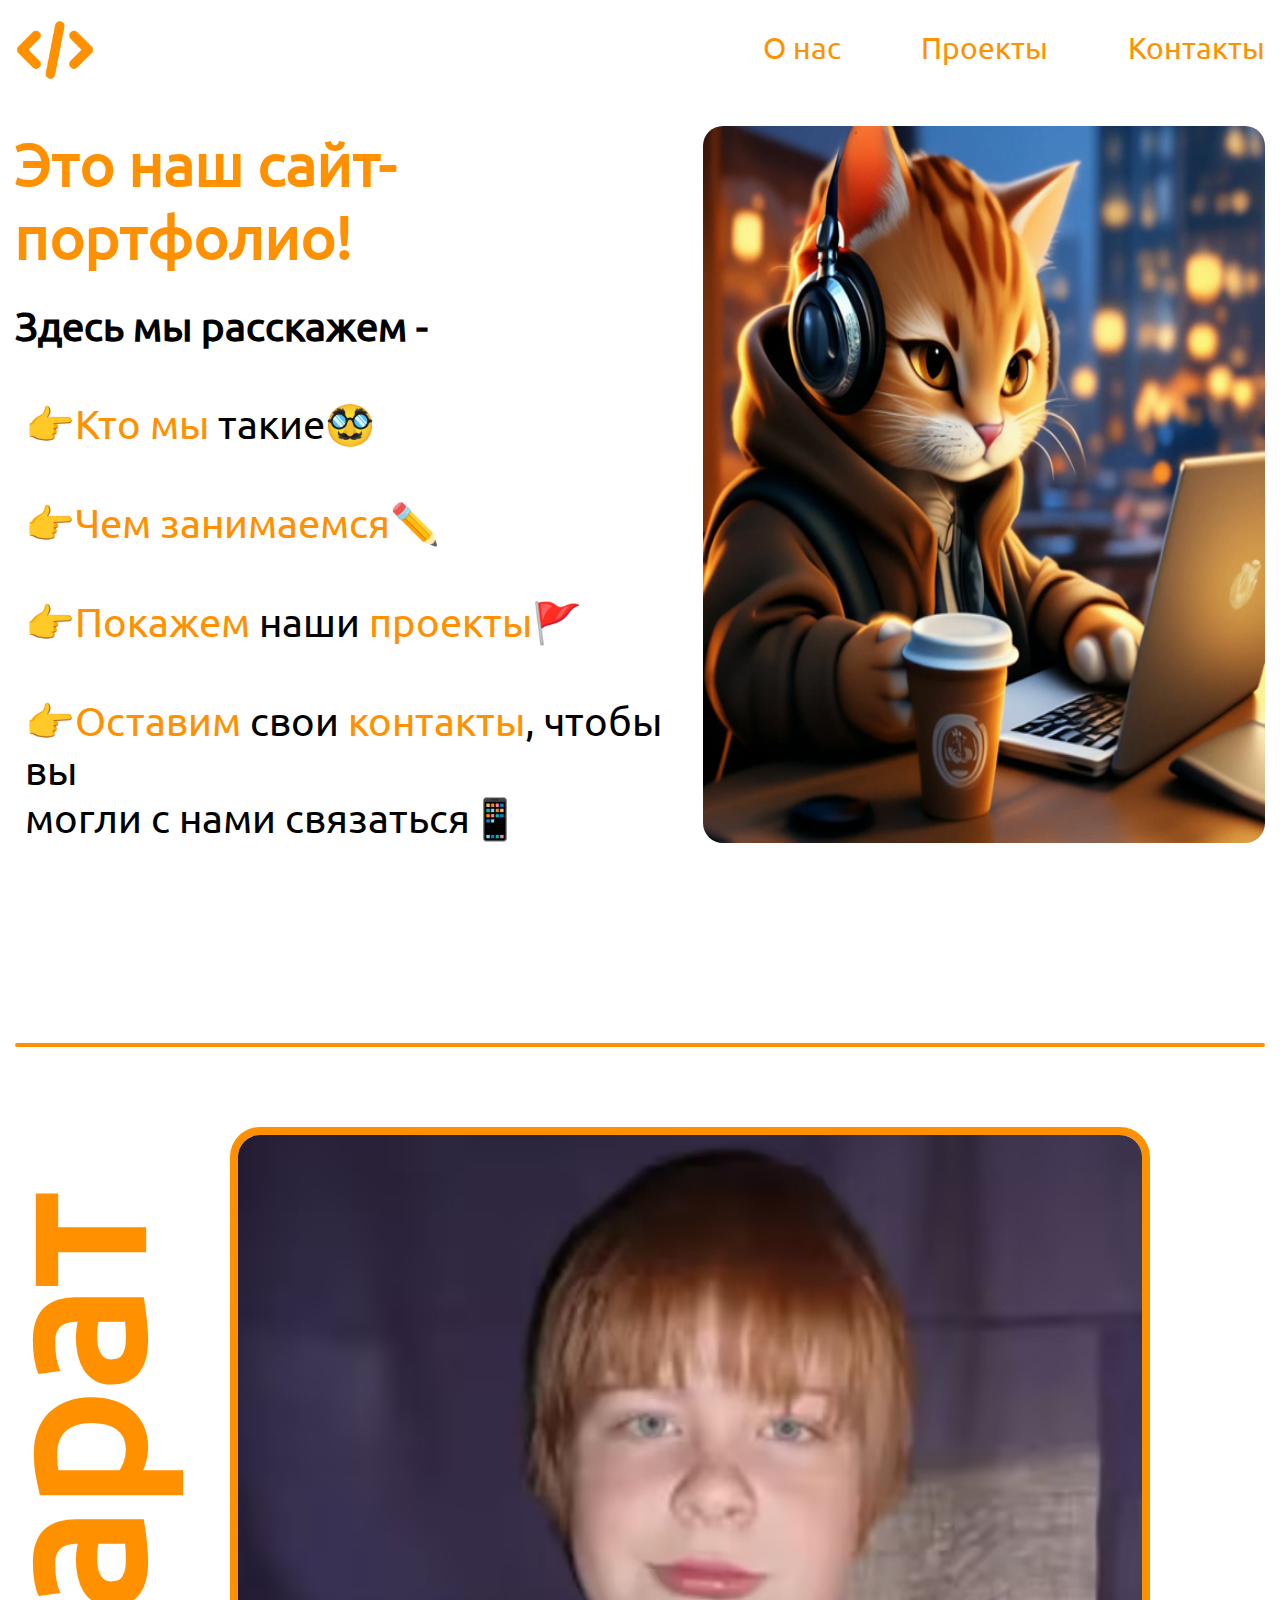
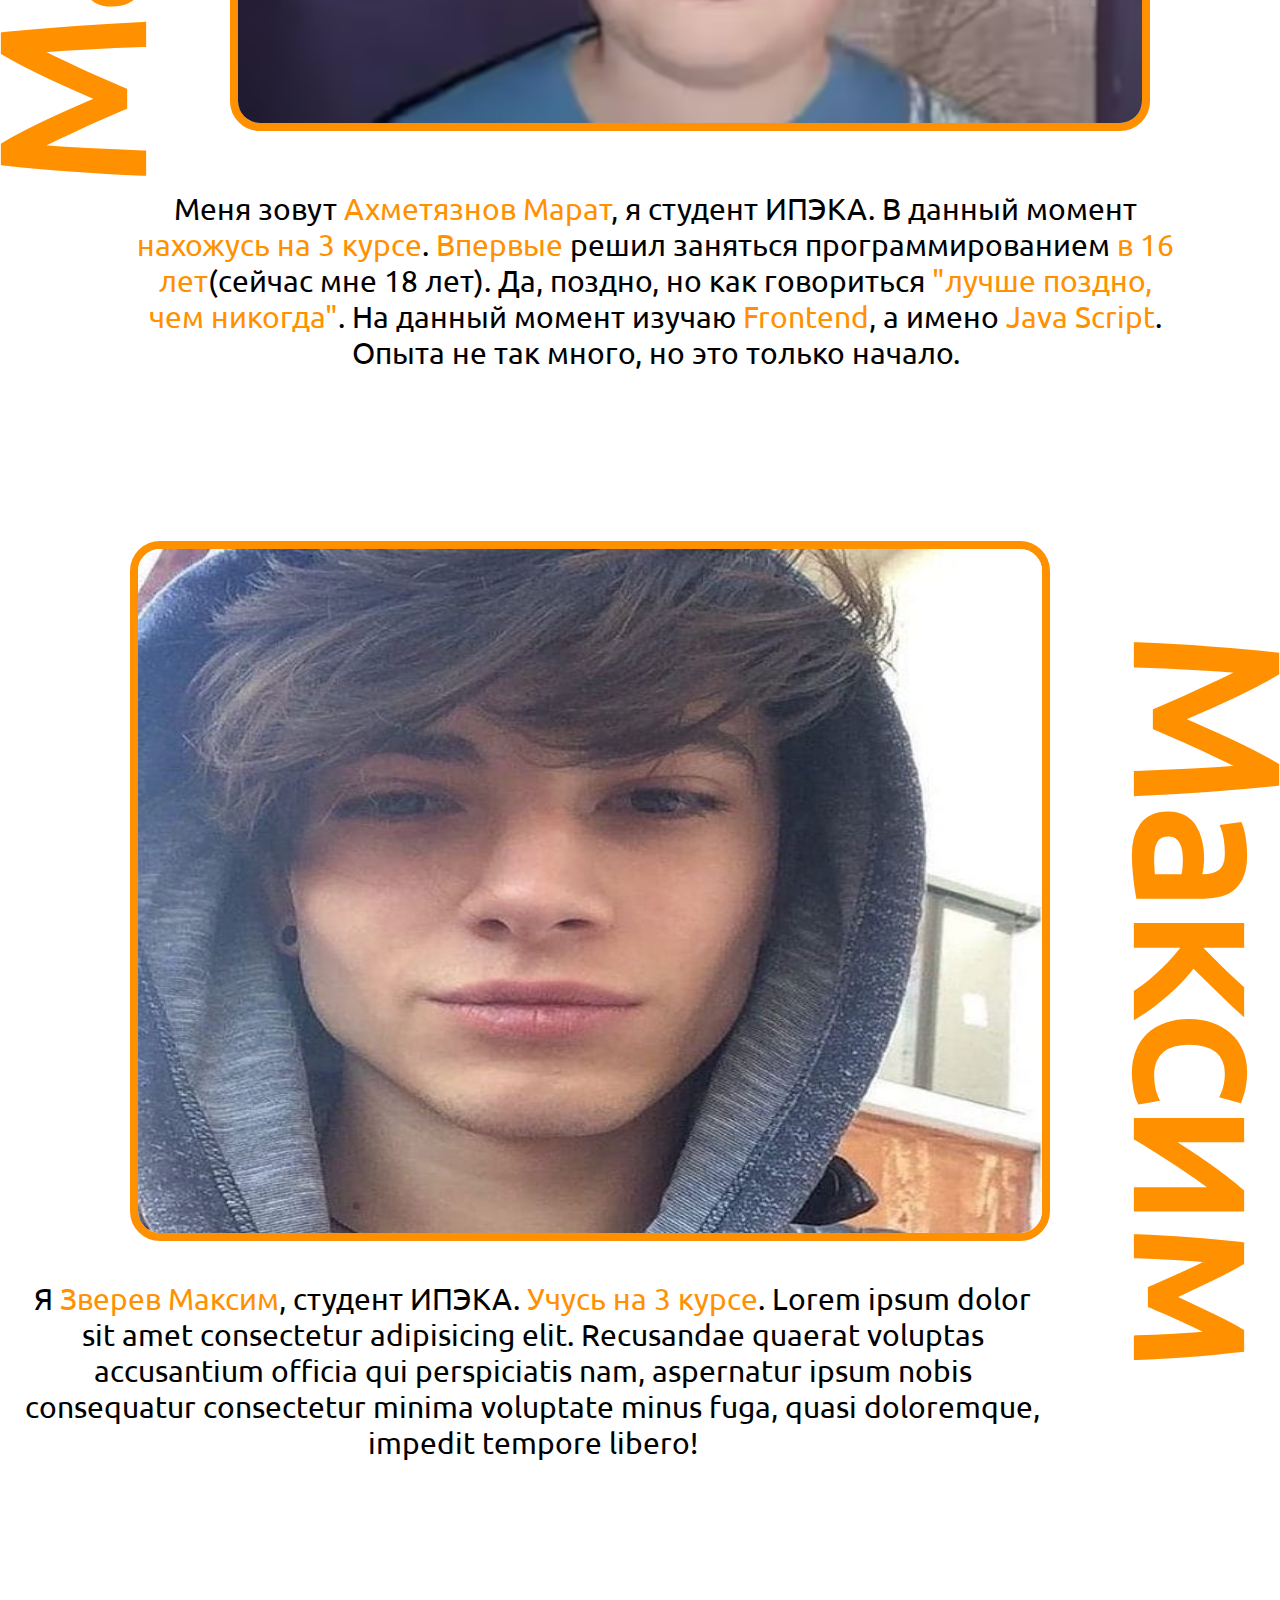
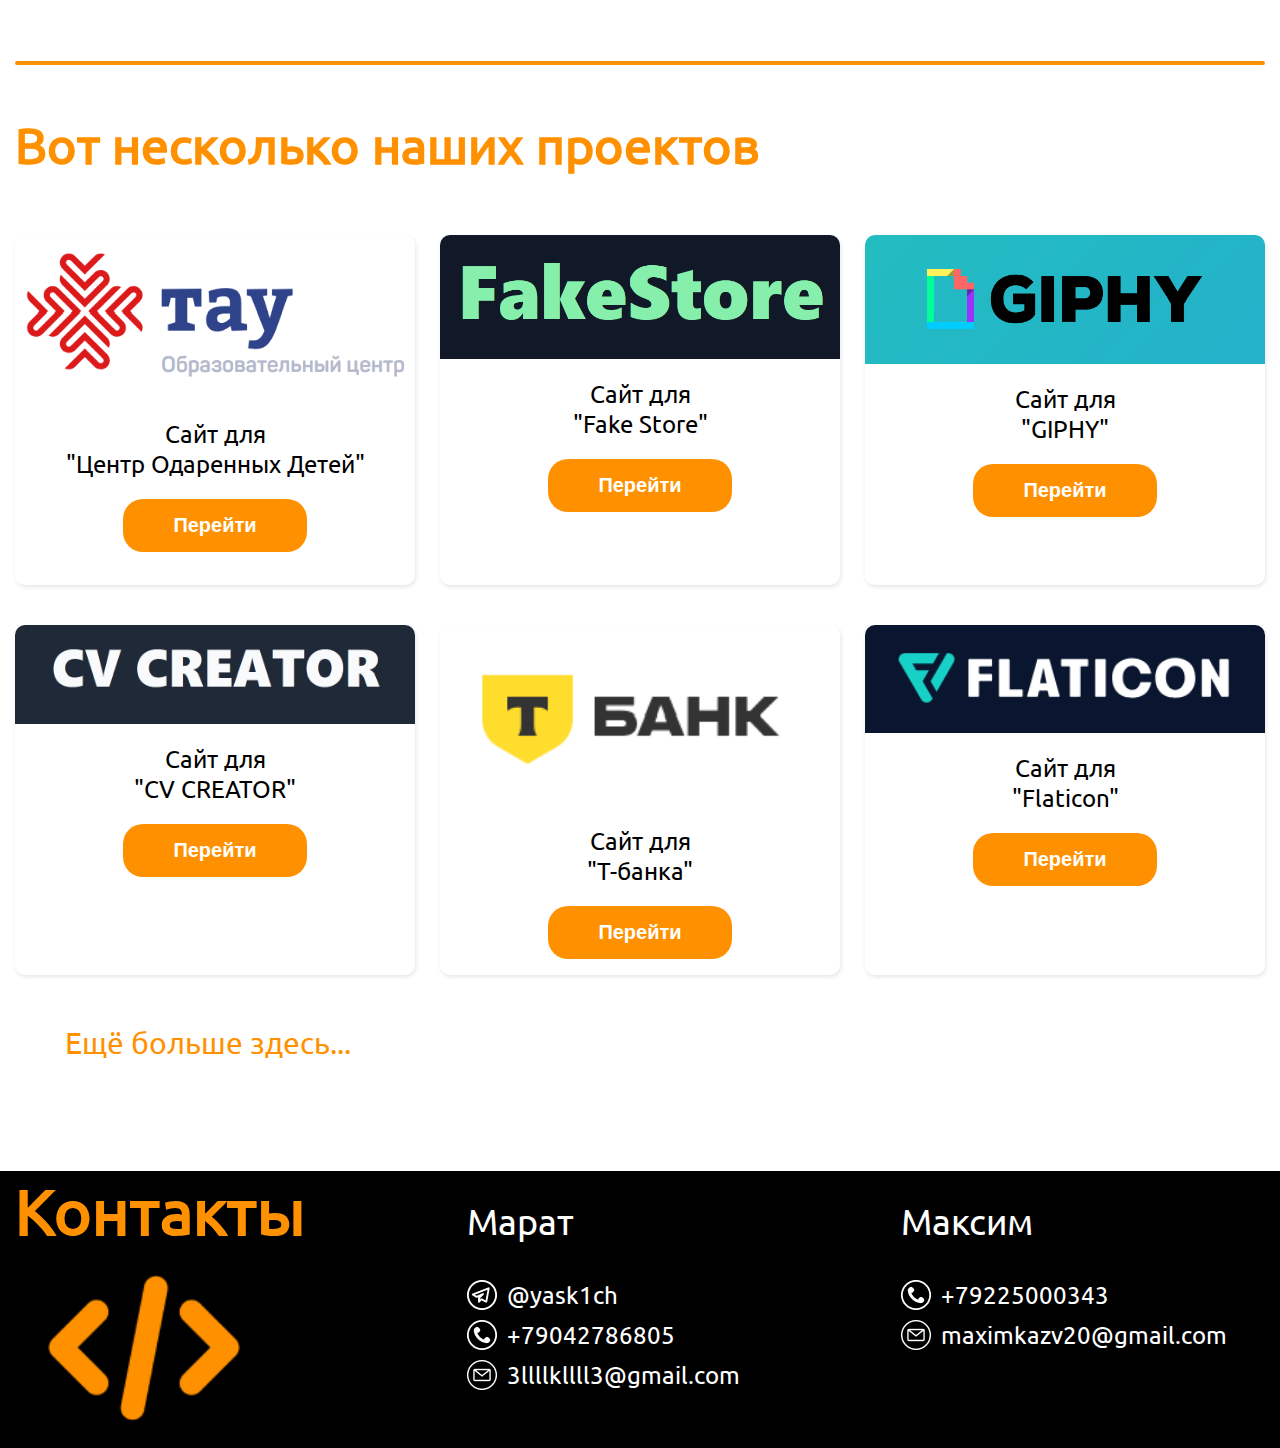
<file: index.html>
<!DOCTYPE html>
<html lang="en">

<head>
    <meta charset="UTF-8">
    <meta name="viewport" content="width=], initial-scale=1.0">
    <title>Porfolio</title>
    <link rel="stylesheet" href="css/style.css">
</head>

<body>
    <header>
        <div class="container">
            <div class="header-row">
                <a href="#"><img class="header-img" src="img/logo.png" alt="logo"></a>
                <nav class="menu">
                    <input type="checkbox" id="toggle-submenu" class="toggle-submenu">
                    <label for="toggle-submenu" class="header-links info-menu">О нас</label>
                    <div id="submenu" class="submenu">
                        <a href="#info-marat">Марат</a>
                        <a href="#info-maksim">Максим</a>
                    </div>
                    <a class="header-links" href="#projects">Проекты</a>
                    <a class="header-links" href="#contacts">Контакты</a>
                </nav>
            </div>
        </div>
    </header>
</body>
<main>
    <section>
        <div class="container">
            <div class="header-bottom">
                <div class="header-bottom-info">
                    <h1 class="header-h1">Это наш сайт-портфолио!</h1>
                    <h3 class="header-h3">Здесь мы расскажем - </h3>
                    <ul>
                        <li><span class="videlenie">Кто мы</span> такие🥸</li>
                        <li><span class="videlenie">Чем занимаемся</span>✏️</li>
                        <li><span class="videlenie">Покажем</span> наши <span class="videlenie">проекты</span>🚩</li>
                        <li><span class="videlenie">Оставим</span> свои <span class="videlenie">контакты</span>, чтобы
                            вы<br> могли c нами связаться📱</li>
                    </ul>
                </div>
                <img class="header-bottom-img" src="img/catprog.png" alt="cat">
            </div>
        </div>
    </section>
    <section>
        <div class="container">
            <hr>
            <div class="info-block" id="info-marat">
                <div class="ogo-text">&nbsp;&nbsp;&nbsp;Марат</div>
                <div class="top-image">
                    <img src="img/face.jpg" alt="Фото" />
                </div>
                <div class="bottom-text">
                    <p>Меня зовут <span class="videlenie">Ахметязнов Марат</span>, я студент ИПЭКА.
                        В данный момент <span class="videlenie">нахожусь на 3 курсе</span>. <span
                            class="videlenie">Впервые</span> решил заняться программированием <span class="videlenie">в
                            16 лет</span>(сейчас мне 18 лет).
                        Да, поздно, но как говориться <span class="videlenie">"лучше поздно, чем никогда"</span>. На
                        данный момент изучаю <span class="videlenie">Frontend</span>,
                        а имено <span class="videlenie">Java Script</span>. Опыта не так много, но это только начало.
                    </p>
                </div>
            </div>
            <div class="info-block1" id="info-maksim">
                <div class="ogo-text1">Максим</div>
                <div class="top-image1">
                    <img class="maksim-img" src="img/face1.jpg" alt="Фото" />
                </div>
                <div class="bottom-text1">
                    <p>Я <span class="videlenie">Зверев Максим</span>, студент ИПЭКА.
                    <span class="videlenie"> Учусь на 3 курсе</span>. Lorem ipsum dolor sit amet consectetur adipisicing elit. Recusandae quaerat voluptas accusantium officia qui perspiciatis nam, aspernatur ipsum nobis consequatur consectetur minima voluptate minus fuga, quasi doloremque, impedit tempore libero!
                    </p>
                </div>
            </div>
        </div>
    </section>
    <section id="projects">
        <div class="container">
            <hr>
            <h1 class="projects-h1">Вот несколько наших проектов</h1>
            <div class="projects-cards">
                <div class="card">
                    <img src="img/project1.png" alt="project">
                    <span>Сайт для <br> "Центр Одаренных Детей"</span>
                    <a href="https://yask1ch.github.io/TAY/"><button class="project_button">Перейти</button></a>
                </div>
                <div class="card">
                    <img src="img/project2.png" alt="project">
                    <span>Сайт для <br> "Fake Store"</span>
                    <a href="https://danieledefoe.github.io/FakeStore/"><button class="project_button">Перейти</button></a>
                </div>
                <div class="card">
                    <img src="img/project3.png" alt="project">
                    <span>Сайт для <br> "GIPHY"</span>
                    <a href="https://danieledefoe.github.io/gifs-application/"><button class="project_button">Перейти</button></a>
                </div>
                <div class="card">
                    <img src="img/project4.png" alt="project">
                    <span>Сайт для <br> "CV CREATOR"</span>
                    <a href="https://lively-begonia-680727.netlify.app/"><button class="project_button">Перейти</button></a>
                </div>
                <div class="card">
                    <img src="img/project5.png" alt="project">
                    <span>Сайт для <br> "Т-банка"</span>
                    <a href="https://www.tbank.ru"><button class="project_button">Перейти</button></a>
                </div>
                <div class="card">
                    <img src="img/project6.png" alt="project">
                    <span>Сайт для <br> "Flaticon"</span>
                    <a href="https://www.flaticon.com/"><button class="project_button">Перейти</button></a>
                </div>
                <a class="rofl-link" href="#rofl">Ещё больше здесь...</a>
            </div>
        </div>
    </section>
    <section>
        <div class="rofl">
            <p>&nbsp;</p>
        </div>  
    </section>
</main>
<footer id="contacts">
    <div class="container">
        <div class="footer_all">
            <div class="footer-left-info">
                <h1 style="color: #ff9100; font-size: 64px">Контакты</h1>
                <img src="img/logo 1.png" alt="logo" />
            </div>
            <div class="footer_marat">
                <p style="color: white; font-size: 36px">Марат</p>
                <div class="maratus">
                    <div class="maratik">
                        <img src="img/telegram 1.png" alt="" />
                        <a class="footer_links" href="https://t.me/yask1ch">@yask1ch</a>
                    </div>
                    <div class="maratik">
                        <img src="img/phone 1.png" alt="" />
                        <span>+79042786805</span>
                    </div>
                    <div class="maratik">
                        <img src="img/email 1.png" alt="" />
                        <a class="footer_links" href="mailto:3llllkllll3@gmail.com">3llllkllll3@gmail.com</a>
                    </div>
                </div>
            </div>

            <div class="footer_marat">
                <p style="color: white; font-size: 36px">Максим</p>
                <div class="maratus">
                    <div class="maratik">
                        <img src="img/phone 1.png" alt="" />
                        <span>+79225000343</span>
                    </div>
                    <div class="maratik">
                        <img src="img/email 1.png" alt="" />
                        <a class="footer_links" href="mailto:maximkazv20@gmail.com">maximkazv20@gmail.com</a>
                    </div>
                </div>
            </div>
        </div>
    </div>
</footer>

<div class="rofl-image" id="rofl">
    <img src="img/fig.png" alt="aga">
</div>

</html>
</file>
<file: css/style.css>
* {
    position: relative;
    padding: 0;
    margin: 0;
    box-sizing: border-box;
}
@font-face {
    font-family: Ubuntu;
    src: url(../fonts/Ubuntu-Regular.ttf);
}

html,
body {
    width: 100%;
    scroll-behavior: smooth;
}

body {
    font-family: Ubuntu;
    font-size: 24px;
    overflow-x: hidden;

}

.container {
    width: 100%;
    max-width: 1520px;
    margin-right: auto;
    margin-left: auto;
    padding-left: 15px;
    padding-right: 15px;
}
.header-links {
    text-decoration: none;
    color: #FF9100;
    transition: 0.6s;
    font-size: 30px;
}
.header-links:after {
	content: "";
    display: block;
    position: absolute;
    right: 0;
    width: 0;
    height: 3px;
    border-radius: 10px;
    background-color: #FF9100;
    transition:  0.5s;

}
.info-menu {
    cursor: pointer;
}

.toggle-submenu {
    display: none;
}

.submenu {
    top: 40px;
    display: none;
    position: absolute;
    background-color: #ffffff;
    box-shadow: 0 4px 6px rgba(0, 0, 0, 0.1);
    padding: 10px;
    margin-top: 5px;
    border-radius: 8px;
    z-index: 100;
    width: 150px;
}

.submenu a {
    display: block;
    color: #FF9100;
    text-decoration: none;
    padding: 5px 10px;
    transition: background-color 0.3s, color 0.3s;
}

.submenu a:hover {
    background-color: #FF9100;
    color: #ffffff;
}

.toggle-submenu:checked + label + .submenu {
    display: block;
}
li {
    left: 10px;
    margin-top: 50px;
    font-size: 40px;
    list-style-type: none;
}
li::before {
    content: "👉";
}
section {
    margin-top: 40px;
}
.header-links:hover:after {
	content: "";
    width: 100%;
    display: block;
    position: absolute;
    left: 0;
    height: 3px;
    border-radius: 10px;
    background-color: #FF9100;
    transition: width 0.5s;
}
.header-row {
    display: flex;
    justify-content: space-between;
    top: 10px;
}
.menu {
    display: flex;
    gap: 80px;
    top: 20px;
}
.header-img {
    width: 80px;
}
.header-bottom {
    display: flex;
    justify-content: space-between;
    margin-top: 40px;
}
.header-bottom-img {
    width: 47%;
    border-radius: 20px;
}
.header-h1 {
    color: #FF9100;
    font-size: 60px;
}
.header-h3 {
    margin-top: 30px;
    font-size: 40px;
}
.videlenie {
    color: #FF9100;
}
hr {
    border: 2px solid #FF9100;
    margin-top: 200px;
    border-radius: 3px;
}

.info-block {
    margin-top: 80px;
    display: grid;
    grid-template-rows: auto 1fr auto;
    grid-template-columns: 100px 1fr;
    height: 100%;
  }
  
.ogo-text {
    grid-row: 1 / span 3;
    grid-column: 1; 
    font-size: 200px;
    font-weight: bold;
    text-align: center;
    display: flex;
    color: #FF9100;
    justify-content: center;
    align-items: center;
    writing-mode: vertical-rl;
    transform: rotate(-180deg);
}
  
.top-image {
    grid-row: 1;
    grid-column: 2;
    display: flex;
    justify-content: center;
    align-items: center;
}
  
.top-image img {
    width: 80%;
    border-radius: 30px;
    border: 8px solid #FF9100;
}

.bottom-text {
    grid-row: 2;
    grid-column: 2; 
    display: flex;
    justify-content: center;
    align-items: center;
    font-size: 30px;
    padding: 20px;
    text-align: center;
    margin-top: 40px;
    width: 94%;
}

.info-block1 {
    margin-top: 150px;
    display: grid;
    grid-template-rows: auto 1fr auto;
    grid-template-columns: 1fr 100px;
    height: 100%;
}

.top-image1 {
    grid-row: 1;
    grid-column: 1;
    display: flex;
    justify-content: center;
    align-items: center;
}

.top-image1 img {
    border-radius: 30px;
    border: 8px solid #FF9100;
}

.ogo-text1 {
    grid-row: 1 / span 3;
    grid-column: 2;
    writing-mode: vertical-rl;
    font-size: 200px;
    font-weight: bold;
    text-align: center;
    color: #FF9100;
    display: flex;
    justify-content: center;
    align-items: center;
}

.bottom-text1 {
    grid-row: 2;
    grid-column: 1;
    display: flex;
    justify-content: center;
    align-items: center;
    font-size: 30px;
    text-align: center;
    margin-top: 40px;
    width: 90%;
    margin-top: 40px;
}
.maksim-img {
    width: 80%;
    height: 700px;
}
.projects-h1 {
    color: #FF9100;
    font-size: 50px;
    margin-top: 50px;
}
.projects-cards {
    top: 60px;
    display: grid;
    grid-template-columns: repeat(auto-fill, 225px);
    width: 100%;
    max-width: 1520px;
    justify-content: center;
    justify-items: center;
    column-gap: 200px;
    row-gap: 40px;
    margin: 0 auto;
}
.card {
    width: 400px;
    min-height: 350px;
    box-shadow: 1px 2px 4px rgba(0, 0, 0, 0.1);
    display: flex;
    flex-direction: column;
    border-radius: 10px;
    text-align: center;
    gap: 20px;
    transition: 0.2s;
}
.card:hover {
    box-shadow: 4px 8px 16px rgb(255,145,0);
}
.card img {
    border-radius: 10px 10px 0px 0px;
}

.project_button {
    border: none;
    color: white;
    background-color: #FF9100;
    border-radius: 20px;
    padding: 15px 50px;
    cursor: pointer;
    font-size: 20px;
    font-weight: bold;
    transition: 0.4s;
}
.project_button:hover {
    background-color: white;
    color: #FF9100;
    border: 3px solid #FF9100;
}

.rofl-link {
    color: #FF9100;
    text-decoration: none;
    margin-top: 50px;
    width: 300px;
    transition: 0.6s;
    font-size: 30px;
    top: -40px;
}
.rofl-link:after {
	content: "";
    display: block;
    position: absolute;
    right: 0;
    width: 0;
    height: 3px;
    border-radius: 10px;
    background-color: #FF9100;
    transition:  0.5s;

}
.rofl-link:hover:after {
	content: "";
    width: 100%;
    display: block;
    position: absolute;
    left: 0;
    height: 3px;
    border-radius: 10px;
    background-color: #FF9100;
    transition: width 0.5s;
}
.rofl {
    margin-top: 100px;
}
.rofl-image {
    width: 100%;
    height: 100%;
    position: fixed;
    left: 0px;
    top: 0px;
    backdrop-filter: blur(20px);
    display: flex;
    justify-content: center;
    align-items: center;
    opacity: 0;
    pointer-events: none;
    transition: .3s;
}
.rofl-image:target {
    opacity: 1;
    visibility: visible;
}

footer{
    background-color: black;
}

.footer_all{
    display: flex;
}
.footer-left-info {
    display: flex;
    flex-direction: column;
    justify-content: center;
}
.footer-left-info img {
    width: 200px;
    left: 10%;
}

.footer_marat{
    display: flex;
    flex-direction: column;
    margin-top: 28px;
    margin-left: 161px;
}

.maratus{
    margin-top: 37px;
    display: flex;
    flex-direction: column;
    gap: 10px;
}

.maratik{
    display: flex;
    gap: 10px;
    font-size: 24px;
    color: white;
  
}
.footer_links {
    color: white;
    text-decoration: none;
    transition: 0.6s;
}
.footer_links:hover {
    text-decoration: underline;
}
</file>
